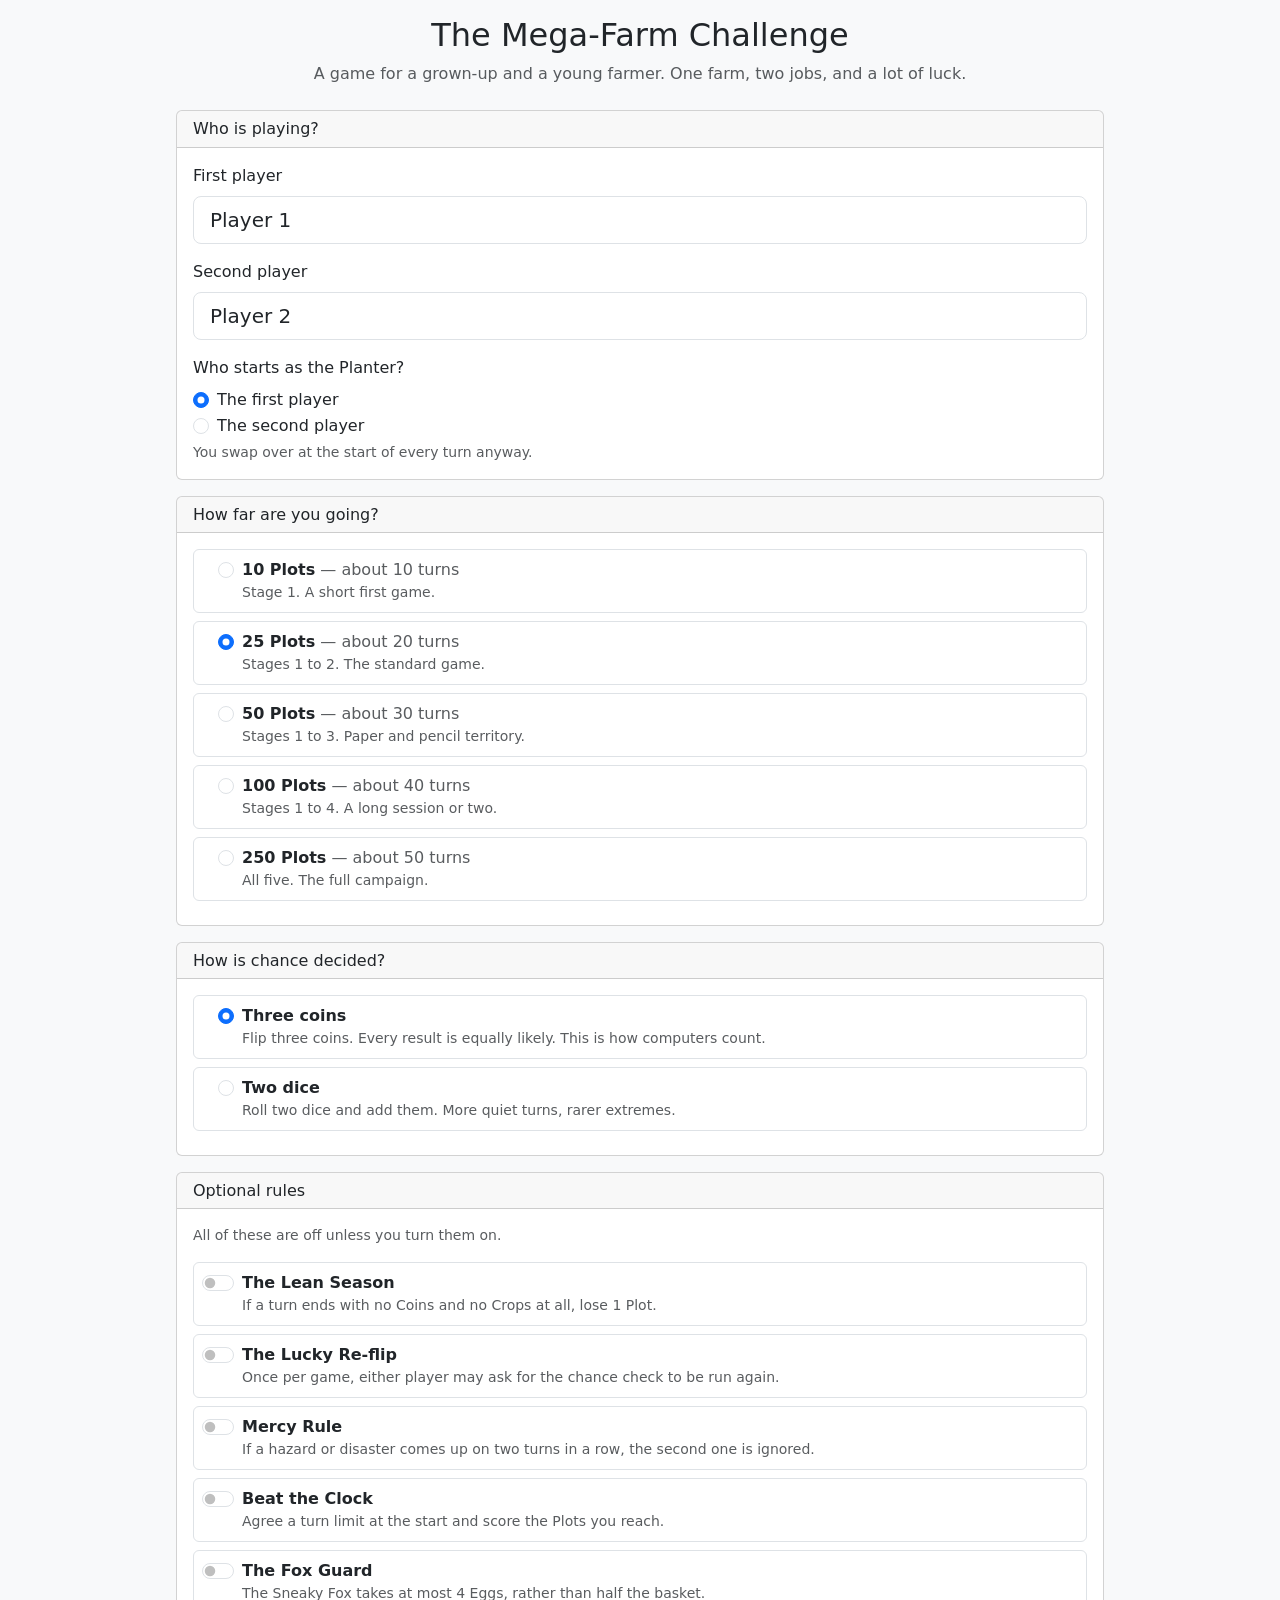
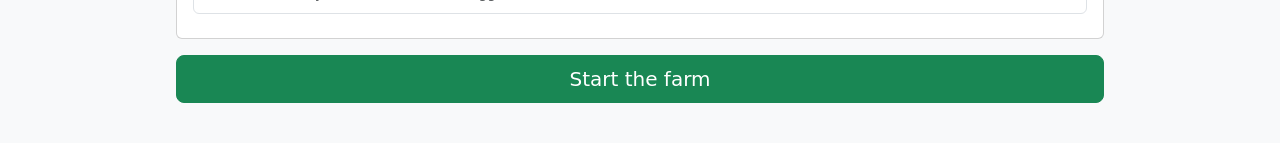
<file: index.html>
<!DOCTYPE html>
<html lang="en">
<head>
  <meta charset="utf-8">
  <meta name="viewport" content="width=device-width, initial-scale=1">
  <meta name="description" content="The Mega-Farm Challenge, a two-player co-operative farming game for a grown-up and a young farmer.">
  <title>The Mega-Farm Challenge</title>

  <!-- Bootstrap 5.3 from a CDN. This is the only thing this page loads from
       the internet, and the only dependency the game has. -->
  <link href="https://cdn.jsdelivr.net/npm/bootstrap@5.3.3/dist/css/bootstrap.min.css" rel="stylesheet">
  <link href="css/app.css" rel="stylesheet">
</head>
<body class="bg-body-tertiary">

<!--
  This page is a skeleton. Almost everything inside it is filled in by js/ui.js
  from the current game state. If you are looking for the words on a button or
  the numbers in a table, they come from js/gamedata.js, not from here.
-->

<!-- ======================================================================
     The bar along the top. Hidden until a game is running.
     ====================================================================== -->
<nav id="top-bar" class="navbar bg-success-subtle border-bottom sticky-top d-none">
  <div class="container-fluid gap-2 flex-nowrap">
    <span class="navbar-brand mb-0 h1 fs-6 text-truncate">The Mega-Farm Challenge</span>
    <div class="d-flex gap-1 flex-shrink-0">
      <button id="open-history-button" type="button" class="btn btn-sm btn-outline-dark"
              data-bs-toggle="offcanvas" data-bs-target="#history-panel">History</button>
      <button id="open-rules-button" type="button" class="btn btn-sm btn-outline-dark"
              data-bs-toggle="modal" data-bs-target="#rules-modal">Rules</button>
      <button id="open-transfer-button" type="button" class="btn btn-sm btn-outline-dark"
              data-bs-toggle="modal" data-bs-target="#transfer-modal">Save</button>
    </div>
  </div>
</nav>

<main class="container-fluid px-2 px-md-3 py-3" style="max-width: 60rem;">

  <!-- ====================================================================
       Setup screen
       ==================================================================== -->
  <section id="setup-screen"></section>

  <!-- ====================================================================
       Main play screen. Panels are filled in by ui.js.
       ==================================================================== -->
  <section id="play-screen" class="d-none">

    <div id="header-panel" class="mb-3"></div>
    <div id="ledger-panel" class="mb-3"></div>
    <div id="event-panel" class="mb-3"></div>

    <!-- One column on a phone, two from the md breakpoint upwards. -->
    <div class="row g-3">
      <div class="col-12 col-md-6">
        <div id="planter-panel"></div>
      </div>
      <div class="col-12 col-md-6">
        <div id="builder-panel"></div>
      </div>
    </div>

    <div id="end-of-turn-panel" class="mt-3"></div>

  </section>

  <!-- ====================================================================
       Milestone walkthrough. Takes over the whole screen.
       ==================================================================== -->
  <section id="milestone-screen" class="d-none"></section>

  <!-- ====================================================================
       Win screen
       ==================================================================== -->
  <section id="win-screen" class="d-none"></section>

</main>

<!-- ======================================================================
     The history table, in a slide-out panel so it does not clutter a phone.
     ====================================================================== -->
<div class="offcanvas offcanvas-end" tabindex="-1" id="history-panel" aria-labelledby="history-panel-title">
  <div class="offcanvas-header">
    <h2 class="offcanvas-title h5" id="history-panel-title">The farm, turn by turn</h2>
    <button type="button" class="btn-close" data-bs-dismiss="offcanvas" aria-label="Close"></button>
  </div>
  <div class="offcanvas-body" id="history-body"></div>
</div>

<!-- ======================================================================
     The rules reference for the stage you are in.
     ====================================================================== -->
<div class="modal fade" id="rules-modal" tabindex="-1" aria-labelledby="rules-modal-title" aria-hidden="true">
  <div class="modal-dialog modal-dialog-scrollable modal-lg">
    <div class="modal-content">
      <div class="modal-header">
        <h2 class="modal-title h5" id="rules-modal-title">This stage at a glance</h2>
        <button type="button" class="btn-close" data-bs-dismiss="modal" aria-label="Close"></button>
      </div>
      <div class="modal-body" id="rules-body"></div>
      <div class="modal-footer">
        <button type="button" class="btn btn-secondary" data-bs-dismiss="modal">Back to the farm</button>
      </div>
    </div>
  </div>
</div>

<!-- ======================================================================
     Choosing how many to sell, for Sell to the Bakery and Bulk Export.
     ====================================================================== -->
<div class="modal fade" id="quantity-modal" tabindex="-1" aria-labelledby="quantity-modal-title" aria-hidden="true">
  <div class="modal-dialog modal-dialog-centered">
    <div class="modal-content">
      <div class="modal-header">
        <h2 class="modal-title h5" id="quantity-modal-title">How many?</h2>
        <button type="button" class="btn-close" data-bs-dismiss="modal" aria-label="Close"></button>
      </div>
      <div class="modal-body">
        <p id="quantity-explanation" class="mb-3"></p>
        <div class="d-flex align-items-center gap-2 mb-3">
          <button id="quantity-down-button" type="button" class="btn btn-lg btn-outline-secondary" aria-label="One fewer">&minus;</button>
          <input id="quantity-input" type="number" class="form-control form-control-lg text-center fs-2" min="1" step="1" value="1" inputmode="numeric">
          <button id="quantity-up-button" type="button" class="btn btn-lg btn-outline-secondary" aria-label="One more">+</button>
        </div>
        <button id="quantity-all-button" type="button" class="btn btn-outline-secondary w-100 mb-3">Sell them all</button>
        <p id="quantity-total" class="fs-5 mb-0 text-center"></p>
      </div>
      <div class="modal-footer">
        <button type="button" class="btn btn-secondary" data-bs-dismiss="modal">Cancel</button>
        <button id="quantity-confirm-button" type="button" class="btn btn-primary btn-lg">Sell</button>
      </div>
    </div>
  </div>
</div>

<!-- ======================================================================
     A warning the players may always press past. Used for the Crate warning
     before crossing 100 Plots.
     ====================================================================== -->
<div class="modal fade" id="warning-modal" tabindex="-1" aria-labelledby="warning-modal-title" aria-hidden="true">
  <div class="modal-dialog modal-dialog-centered">
    <div class="modal-content">
      <div class="modal-header">
        <h2 class="modal-title h5" id="warning-modal-title">Are you sure?</h2>
        <button type="button" class="btn-close" data-bs-dismiss="modal" aria-label="Close"></button>
      </div>
      <div class="modal-body">
        <p id="warning-text" class="mb-0"></p>
      </div>
      <div class="modal-footer">
        <button type="button" class="btn btn-secondary btn-lg" data-bs-dismiss="modal">No, wait</button>
        <button id="warning-continue-button" type="button" class="btn btn-warning btn-lg">Yes, go ahead</button>
      </div>
    </div>
  </div>
</div>

<!-- ======================================================================
     Export and import, for moving a game between devices.
     ====================================================================== -->
<div class="modal fade" id="transfer-modal" tabindex="-1" aria-labelledby="transfer-modal-title" aria-hidden="true">
  <div class="modal-dialog modal-dialog-scrollable modal-lg">
    <div class="modal-content">
      <div class="modal-header">
        <h2 class="modal-title h5" id="transfer-modal-title">Saving and moving the game</h2>
        <button type="button" class="btn-close" data-bs-dismiss="modal" aria-label="Close"></button>
      </div>
      <div class="modal-body">
        <p>
          The game saves itself on this device after every turn, so you can close
          the page and come back. To carry the same farm to a different phone or
          computer, copy the text below and paste it in there.
        </p>
        <label for="transfer-text" class="form-label">The whole game, as text</label>
        <textarea id="transfer-text" class="form-control font-monospace" rows="10" spellcheck="false"></textarea>
        <div id="transfer-message" class="mt-2"></div>
        <div class="d-flex flex-wrap gap-2 mt-3">
          <button id="transfer-copy-button" type="button" class="btn btn-outline-secondary">Copy to the clipboard</button>
          <button id="transfer-import-button" type="button" class="btn btn-primary">Load the game in the box</button>
        </div>
        <hr>
        <button id="start-again-button" type="button" class="btn btn-outline-danger">Abandon this farm and start again</button>
      </div>
    </div>
  </div>
</div>

<!-- ======================================================================
     Little messages that appear and go away again.
     ====================================================================== -->
<div class="toast-container position-fixed bottom-0 end-0 p-3" id="toast-container"></div>

<script src="https://cdn.jsdelivr.net/npm/bootstrap@5.3.3/dist/js/bootstrap.bundle.min.js"></script>
<script type="module" src="js/main.js"></script>

</body>
</html>
</file>
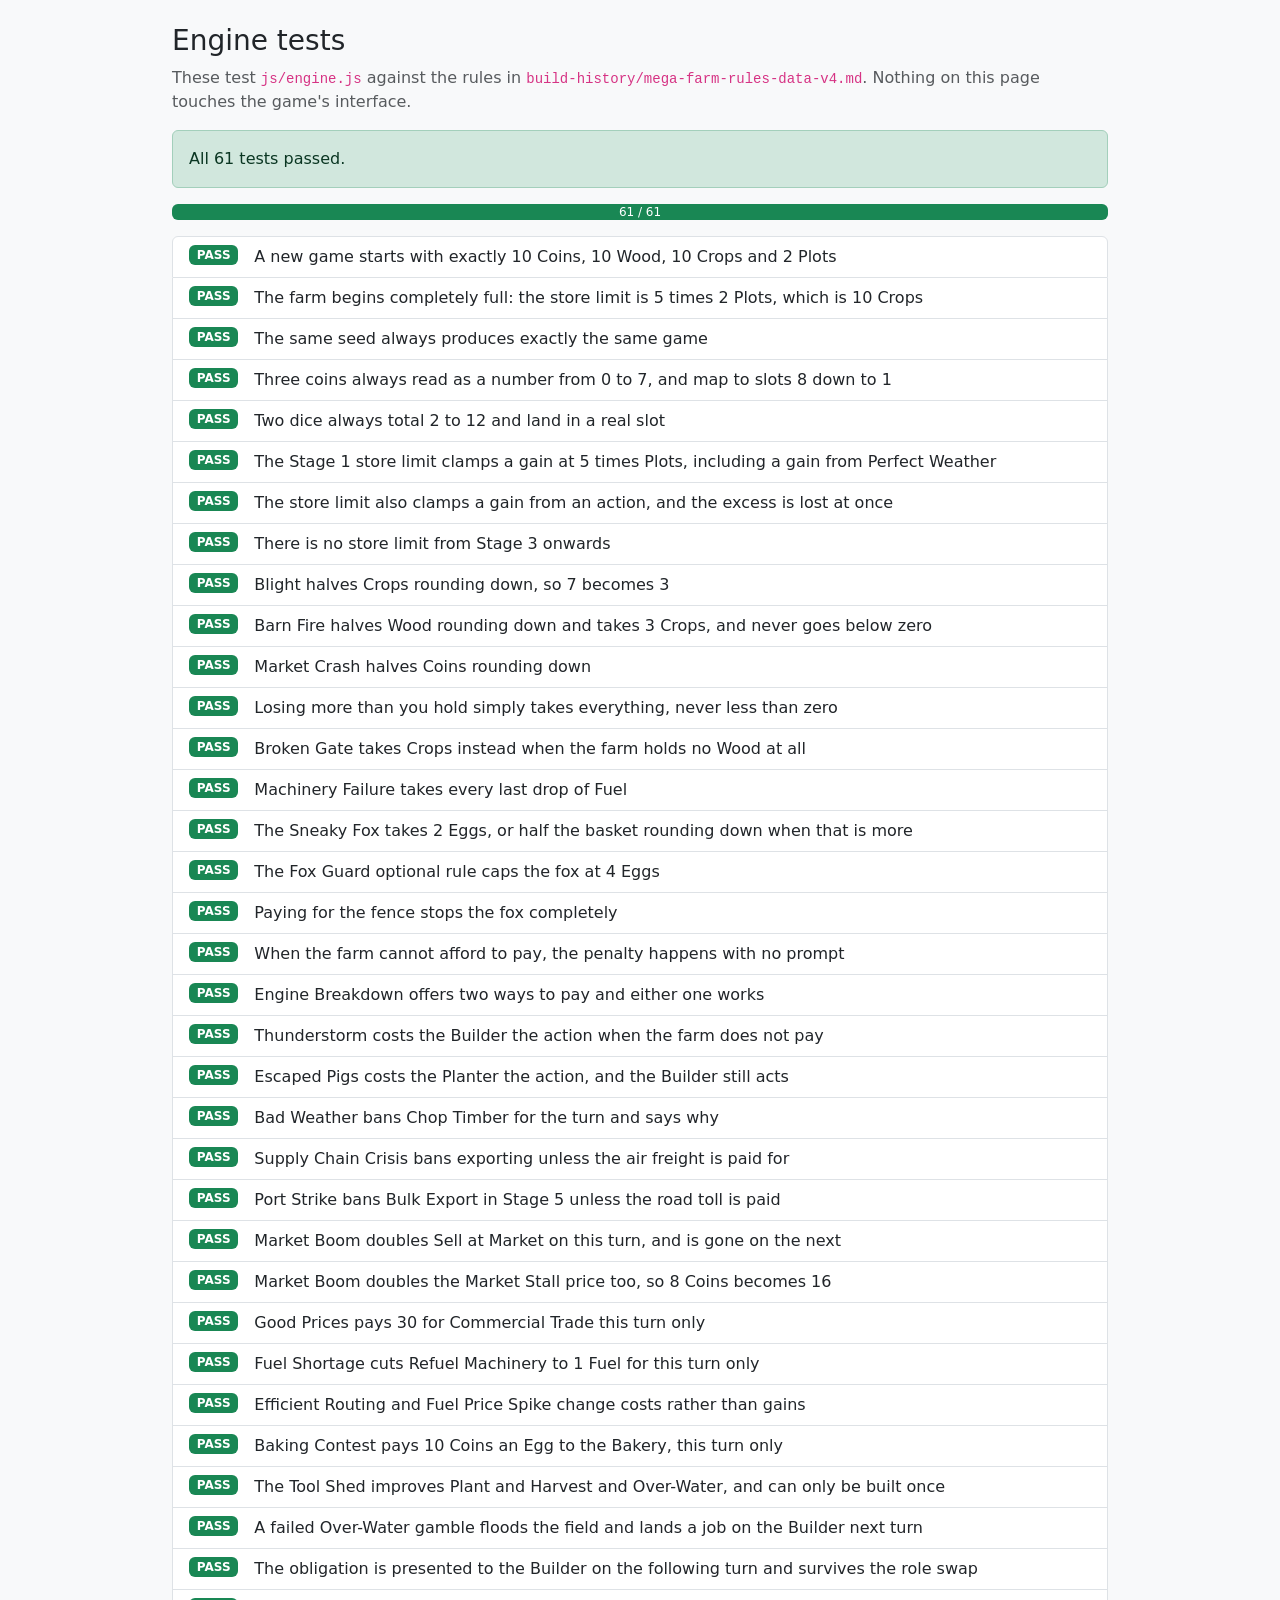
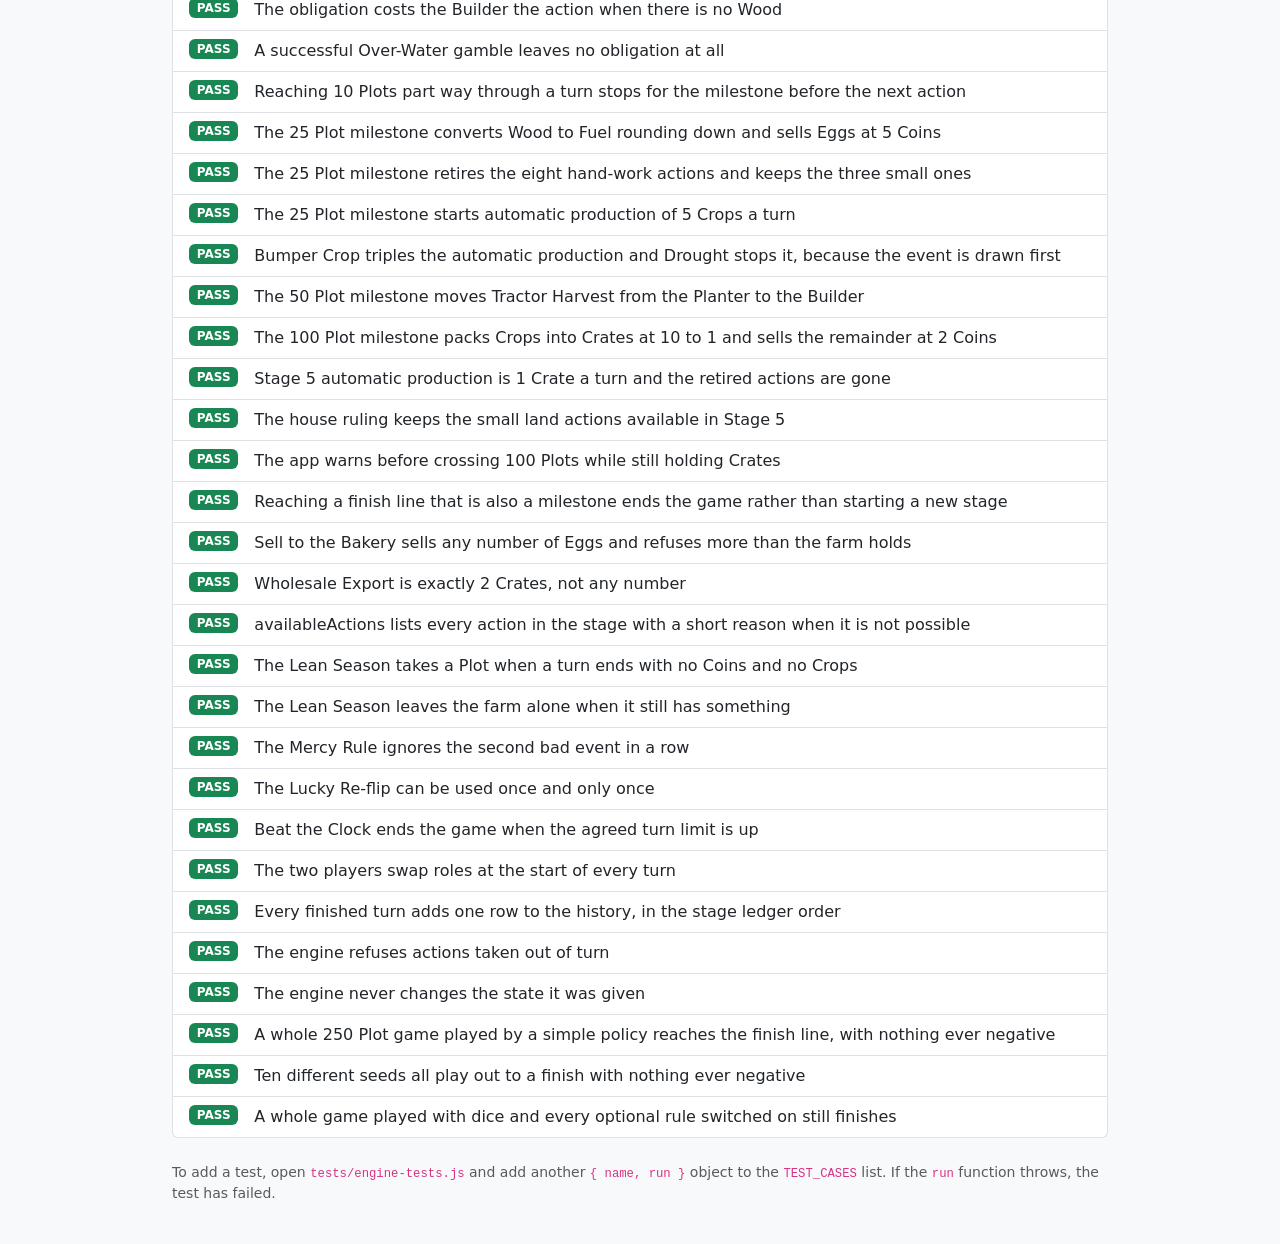
<file: tests/engine.test.html>
<!DOCTYPE html>
<html lang="en">
<head>
  <meta charset="utf-8">
  <meta name="viewport" content="width=device-width, initial-scale=1">
  <title>Engine tests &middot; The Mega-Farm Challenge</title>
  <link href="https://cdn.jsdelivr.net/npm/bootstrap@5.3.3/dist/css/bootstrap.min.css" rel="stylesheet">
  <link href="../css/app.css" rel="stylesheet">
</head>
<body class="bg-body-tertiary">
  <!--
    A test runner with no test framework in it.

    Open this file in a browser. It runs every test in tests/engine-tests.js
    against js/engine.js and prints a green line for each one that passed and a
    red line for each one that failed.

    Because this page uses ES modules, some browsers will not load it straight
    from the file system. If you see nothing at all, serve the folder instead:
        python3 -m http.server
    and then open http://localhost:8000/tests/engine.test.html
  -->
  <div class="container py-4" style="max-width: 60rem;">

    <h1 class="h3">Engine tests</h1>
    <p class="text-body-secondary">
      These test <code>js/engine.js</code> against the rules in
      <code>build-history/mega-farm-rules-data-v4.md</code>. Nothing on this page touches the
      game's interface.
    </p>

    <div id="summary" class="alert alert-secondary" role="status">Running the tests&hellip;</div>

    <div class="progress mb-3" role="progressbar" aria-label="Tests passed">
      <div id="progress-bar" class="progress-bar" style="width: 0%"></div>
    </div>

    <ul id="results" class="list-group mb-4"></ul>

    <p class="text-body-secondary small">
      To add a test, open <code>tests/engine-tests.js</code> and add another
      <code>{ name, run }</code> object to the <code>TEST_CASES</code> list. If
      the <code>run</code> function throws, the test has failed.
    </p>

  </div>

  <script type="module">
    import { runAllTests } from './engine-tests.js';

    const results = runAllTests();
    const passedCount = results.filter(function (result) { return result.passed; }).length;
    const failedCount = results.length - passedCount;

    const summaryElement = document.getElementById('summary');
    summaryElement.className = 'alert ' + (failedCount === 0 ? 'alert-success' : 'alert-danger');
    summaryElement.textContent = failedCount === 0
      ? 'All ' + results.length + ' tests passed.'
      : failedCount + ' of ' + results.length + ' tests failed.';

    const progressBar = document.getElementById('progress-bar');
    progressBar.style.width = Math.round((passedCount / results.length) * 100) + '%';
    progressBar.classList.add(failedCount === 0 ? 'bg-success' : 'bg-danger');
    progressBar.textContent = passedCount + ' / ' + results.length;

    const resultsList = document.getElementById('results');
    for (const result of results) {
      const item = document.createElement('li');
      item.className = 'list-group-item d-flex gap-3 align-items-start';

      const badge = document.createElement('span');
      badge.className = 'badge ' + (result.passed ? 'text-bg-success' : 'text-bg-danger');
      badge.textContent = result.passed ? 'PASS' : 'FAIL';
      item.appendChild(badge);

      const text = document.createElement('div');
      const name = document.createElement('div');
      name.textContent = result.name;
      text.appendChild(name);
      if (!result.passed) {
        const message = document.createElement('div');
        message.className = 'text-danger small font-monospace mt-1';
        message.textContent = result.message;
        text.appendChild(message);
      }
      item.appendChild(text);

      resultsList.appendChild(item);
    }
  </script>
</body>
</html>
</file>
<file: css/app.css>
/*
 * app.css
 * ---------------------------------------------------------------------------
 * The only stylesheet the game has, and it is deliberately short.
 *
 * Bootstrap 5.3 does nearly all of the work: the grid, the cards, the buttons,
 * the badges, the modals, the offcanvas panel, the progress bars and the
 * toasts. Everything here is either something Bootstrap has no class for, or a
 * small adjustment to make the game readable on a phone held in portrait.
 *
 * Please keep this file small. If you find yourself writing a lot of CSS, look
 * for a Bootstrap class that already does it.
 * ---------------------------------------------------------------------------
 */

/* --------------------------------------------------------------------------
   Colours used by the game itself, on top of Bootstrap's own.
   -------------------------------------------------------------------------- */
:root {
  --farm-planter-tint: #e7f1ff;
  --farm-builder-tint: #fdf0e3;
  --farm-planter-edge: #6ea8fe;
  --farm-builder-edge: #e8a33d;
}

/* --------------------------------------------------------------------------
   The ledger: the row of big numbers.
   -------------------------------------------------------------------------- */

/* Five of these have to fit across a 360 pixel phone in Stages 2 and 4, so
   they share the width evenly and wrap onto a second line if they cannot. */
.ledger-tile {
  text-align: center;
  padding: 0.4rem 0.2rem;
  flex: 1 1 auto;
  min-width: 3.4rem;
}

.ledger-number {
  font-size: 1.9rem;
  font-weight: 700;
  line-height: 1.1;
  font-variant-numeric: tabular-nums;
}

.ledger-name {
  font-size: 0.75rem;
  text-transform: uppercase;
  letter-spacing: 0.04em;
}

/* The little "+6" or "-4" that appears when a total changes, then fades. */
.ledger-change {
  display: block;
  font-size: 0.8rem;
  font-weight: 700;
  min-height: 1.1rem;
  animation: fade-the-change-away 3s ease-out forwards;
}

@keyframes fade-the-change-away {
  0%   { opacity: 1; }
  70%  { opacity: 1; }
  100% { opacity: 0; }
}

/* Somewhere to keep the line's height when nothing has changed. */
.ledger-change-blank {
  display: block;
  min-height: 1.1rem;
}

/* --------------------------------------------------------------------------
   The two role panels.
   -------------------------------------------------------------------------- */

.role-panel-planter { border-left: 0.4rem solid var(--farm-planter-edge); }
.role-panel-builder { border-left: 0.4rem solid var(--farm-builder-edge); }

.role-panel-planter > .card-header { background-color: var(--farm-planter-tint); }
.role-panel-builder > .card-header { background-color: var(--farm-builder-tint); }

/* The panel for the role whose turn it is not yet. Dimmed, but still readable,
   because seeing what the other role could do is part of the game. */
.role-panel-waiting {
  opacity: 0.55;
}

/* --------------------------------------------------------------------------
   Action buttons. Full width, two lines, big enough for a child to tap.
   -------------------------------------------------------------------------- */

.action-button {
  text-align: left;
  white-space: normal;
}

.action-button .action-name {
  font-weight: 600;
}

.action-button .action-exchange {
  font-variant-numeric: tabular-nums;
}

/* The "small change" actions the rules keep as insurance rather than options,
   separated off at the bottom of the list. */
.small-change-heading {
  font-size: 0.75rem;
  text-transform: uppercase;
  letter-spacing: 0.04em;
}

/* --------------------------------------------------------------------------
   The chance check: three coins or two dice.
   -------------------------------------------------------------------------- */

.chance-face {
  display: inline-flex;
  align-items: center;
  justify-content: center;
  width: 3.25rem;
  height: 3.25rem;
  border-radius: 50%;
  border: 3px solid var(--bs-secondary-border-subtle);
  background: var(--bs-body-bg);
  font-size: 1.5rem;
  font-weight: 700;
  line-height: 1;
}

/* A die is a square with rounded corners rather than a circle. */
.chance-face-die {
  border-radius: 0.6rem;
}

.chance-face-heads {
  border-color: var(--bs-success);
  color: var(--bs-success-text-emphasis);
  background: var(--bs-success-bg-subtle);
}

.chance-face-tails {
  border-color: var(--bs-secondary);
  color: var(--bs-secondary-color);
}

.chance-place-value {
  display: block;
  font-size: 0.7rem;
  font-weight: 400;
  text-align: center;
}

/* --------------------------------------------------------------------------
   The end-of-turn chant. Said out loud, so it should look like speech.
   -------------------------------------------------------------------------- */

.ledger-chant {
  font-size: 1.25rem;
  font-style: italic;
  line-height: 1.5;
}

/* --------------------------------------------------------------------------
   The milestone walkthrough.
   -------------------------------------------------------------------------- */

.milestone-step-outcome {
  font-size: 1.35rem;
  font-weight: 600;
}

/* --------------------------------------------------------------------------
   The history table. It can be wider than a phone, so it scrolls sideways
   inside its own box rather than making the whole page scroll.
   -------------------------------------------------------------------------- */

.history-scroller {
  overflow-x: auto;
}

.history-scroller table {
  font-variant-numeric: tabular-nums;
}

/* --------------------------------------------------------------------------
   Small screens. Anything narrower than a typical phone in portrait.
   -------------------------------------------------------------------------- */

@media (max-width: 400px) {
  .ledger-number { font-size: 1.5rem; }
  .ledger-name { font-size: 0.68rem; letter-spacing: 0; }
  .ledger-tile { padding: 0.4rem 0.1rem; min-width: 3rem; }
  .chance-face { width: 2.75rem; height: 2.75rem; font-size: 1.25rem; }
  .ledger-chant { font-size: 1.1rem; }
}
</file>
